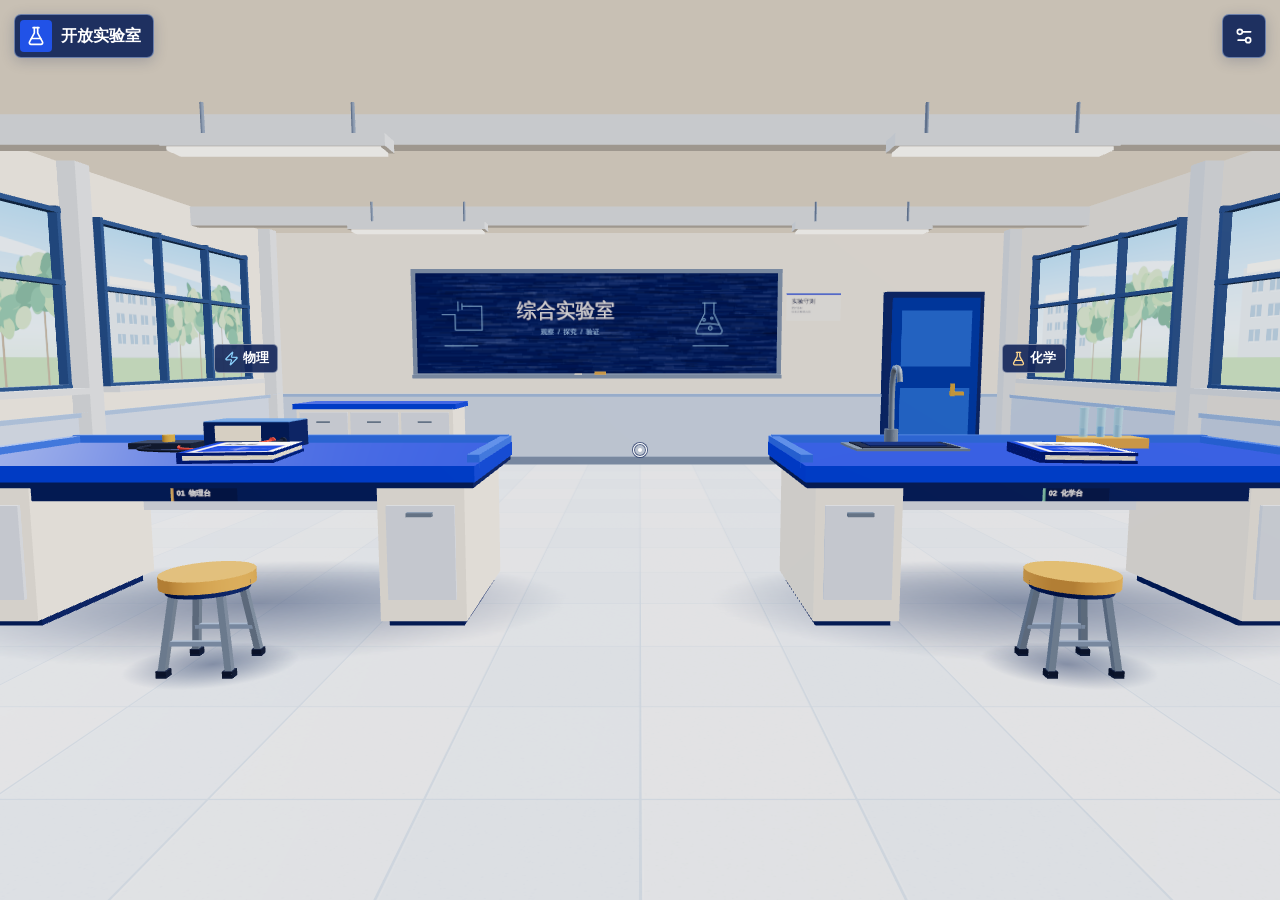
<file: index.html>
<!doctype html>
<html lang="zh-CN">
<head>
  <meta charset="utf-8">
  <meta name="viewport" content="width=device-width, initial-scale=1, viewport-fit=cover">
  <meta name="theme-color" content="#14275b">
  <title>开放实验室 · 3D 实验教室</title>
  <link rel="icon" type="image/svg+xml" href="./lab/favicon.svg">
  <link rel="stylesheet" href="./classroom.css">
  <link rel="stylesheet" href="./experiment-book.css">
  <script src="./lab/vendor/lucide.min.js" defer></script>
  <script type="module" src="./classroom.js"></script>
</head>
<body>
  <main id="classroom" aria-label="3D 实验教室">
    <canvas id="view" tabindex="0" aria-label="第一视角实验教室"></canvas>
    <div class="hud-top">
      <div class="identity"><span class="identity-icon"><i data-lucide="flask-conical" aria-hidden="true"></i></span><h1>开放实验室</h1></div>
      <button id="controls" class="icon-button" type="button" aria-label="控制设置" title="控制设置"><i data-lucide="settings-2" aria-hidden="true"></i></button>
    </div>
    <div id="reticle" aria-hidden="true"></div>
    <div id="marker-physics" class="marker physics" hidden><i data-lucide="zap" aria-hidden="true"></i>物理</div>
    <div id="marker-chemistry" class="marker chemistry" hidden><i data-lucide="flask-conical" aria-hidden="true"></i>化学</div>
    <div id="station" hidden>
      <span id="station-name"></span>
      <span id="book-hint"></span>
    </div>
    <div id="joystick" aria-hidden="true">
      <div class="joy-ring"></div>
      <i class="joy-north" data-lucide="chevron-up"></i><i class="joy-east" data-lucide="chevron-right"></i>
      <i class="joy-south" data-lucide="chevron-down"></i><i class="joy-west" data-lucide="chevron-left"></i>
      <div id="stick"></div>
    </div>
    <div class="touch-actions" role="group" aria-label="动作">
      <button type="button" id="sprint" aria-label="冲刺" aria-pressed="false" title="冲刺"><i data-lucide="fast-forward" aria-hidden="true"></i></button>
      <button type="button" id="jump" aria-label="跳跃" title="跳跃"><i data-lucide="arrow-up-from-line" aria-hidden="true"></i></button>
    </div>
    <div id="status" role="status" hidden></div>
  </main>
  <dialog id="experiment-book" class="experiment-book" aria-labelledby="book-index-title" data-view="index">
    <div id="book-pages" class="book-pages">
      <header class="book-top">
        <button type="button" id="book-back" class="book-button book-back book-secondary" hidden><span aria-hidden="true">←</span> 返回目录</button>
        <span class="book-imprint">开放实验室</span>
        <button type="button" class="book-icon-button" data-book-close aria-label="合上实验册">×</button>
      </header>
      <section id="book-index" class="book-index" hidden>
        <div class="book-index-intro">
          <div class="book-kicker" lang="en">CONTENTS</div>
          <h2 id="book-index-title" tabindex="-1">实验目录</h2>
          <p>选一项实验，查看器材与实验内容。</p>
          <figure class="book-index-art"><canvas width="350" height="192" data-line-field="flask" aria-hidden="true"></canvas></figure>
        </div>
        <div class="book-entries" aria-label="实验列表">
          <button type="button" class="book-entry" data-experiment="physics">
            <span class="book-entry-art"><canvas width="128" height="102" data-line-field="circuit" aria-hidden="true"></canvas></span>
            <span class="book-entry-copy"><span class="book-entry-type">物理</span><strong>探究电流与电压的关系</strong><span>组装电路、测量和记录数据</span></span>
            <span class="book-entry-arrow" aria-hidden="true">↗</span>
          </button>
          <button type="button" class="book-entry" data-experiment="chemistry">
            <span class="book-entry-art"><canvas width="128" height="102" data-line-field="flask" aria-hidden="true"></canvas></span>
            <span class="book-entry-copy"><span class="book-entry-type">化学</span><strong>高锰酸钾分解制取氧气</strong><span>装置组装、气体收集与检验</span></span>
            <span class="book-entry-arrow" aria-hidden="true">↗</span>
          </button>
        </div>
      </section>
      <article id="book-details" class="book-details" hidden>
        <header class="book-detail-heading">
          <div class="book-detail-copy">
            <div id="book-subject" class="book-kicker"></div>
            <h2 id="book-title" tabindex="-1"></h2>
            <p id="book-summary"></p>
          </div>
          <div class="book-detail-actions">
            <button type="button" id="book-free" class="book-button book-secondary" hidden>自由画布</button>
            <button type="button" id="book-start" class="book-button book-primary">去做实验 <span aria-hidden="true">↗</span></button>
          </div>
        </header>
        <div class="book-detail-grid">
          <section class="book-video" aria-labelledby="book-video-title">
            <h3 id="book-video-title">实验视频</h3>
            <video id="book-video-player" controls playsinline preload="metadata" aria-label="实验视频" hidden></video>
            <div id="book-video-placeholder" class="book-video-placeholder" role="status"><span>视频待补充</span></div>
          </section>
          <div class="book-facts">
            <section aria-labelledby="book-equipment-title">
              <h3 id="book-equipment-title">实验器材</h3>
              <ul id="book-instruments" class="book-instruments"></ul>
              <p id="book-reagents" hidden></p>
            </section>
            <section aria-labelledby="book-steps-title">
              <h3 id="book-steps-title">实验内容</h3>
              <ol id="book-steps"></ol>
            </section>
          </div>
        </div>
      </article>
    </div>
  </dialog>
  <dialog id="help" aria-labelledby="input-title">
    <button class="icon-button" id="close-help" type="button" aria-label="关闭" title="关闭"><i data-lucide="x" aria-hidden="true"></i></button>
    <h2 id="input-title">控制设置</h2>
    <h3 id="mode-title">输入方式</h3>
    <div class="modes" role="group" aria-labelledby="mode-title">
      <button type="button" data-mode="auto" aria-pressed="true">自动</button>
      <button type="button" data-mode="touch" aria-pressed="false">触控</button>
      <button type="button" data-mode="mouse" aria-pressed="false">键鼠</button>
    </div>
    <div id="size-settings">
      <h3 id="size-title">触控尺寸</h3>
      <div class="modes" role="group" aria-labelledby="size-title">
        <button type="button" data-size="small" aria-pressed="false">小</button>
        <button type="button" data-size="standard" aria-pressed="true">标准</button>
        <button type="button" data-size="large" aria-pressed="false">大</button>
      </div>
    </div>
  </dialog>
  <section id="lab" aria-label="实验操作" hidden>
    <button id="back" type="button" aria-label="返回教室" title="返回教室"><i data-lucide="arrow-left" aria-hidden="true"></i><span>返回教室</span></button>
    <div id="load-error" role="status" hidden>实验暂时打不开</div>
    <iframe id="experiment" title="实验操作"></iframe>
  </section>
</body>
</html>
</file>
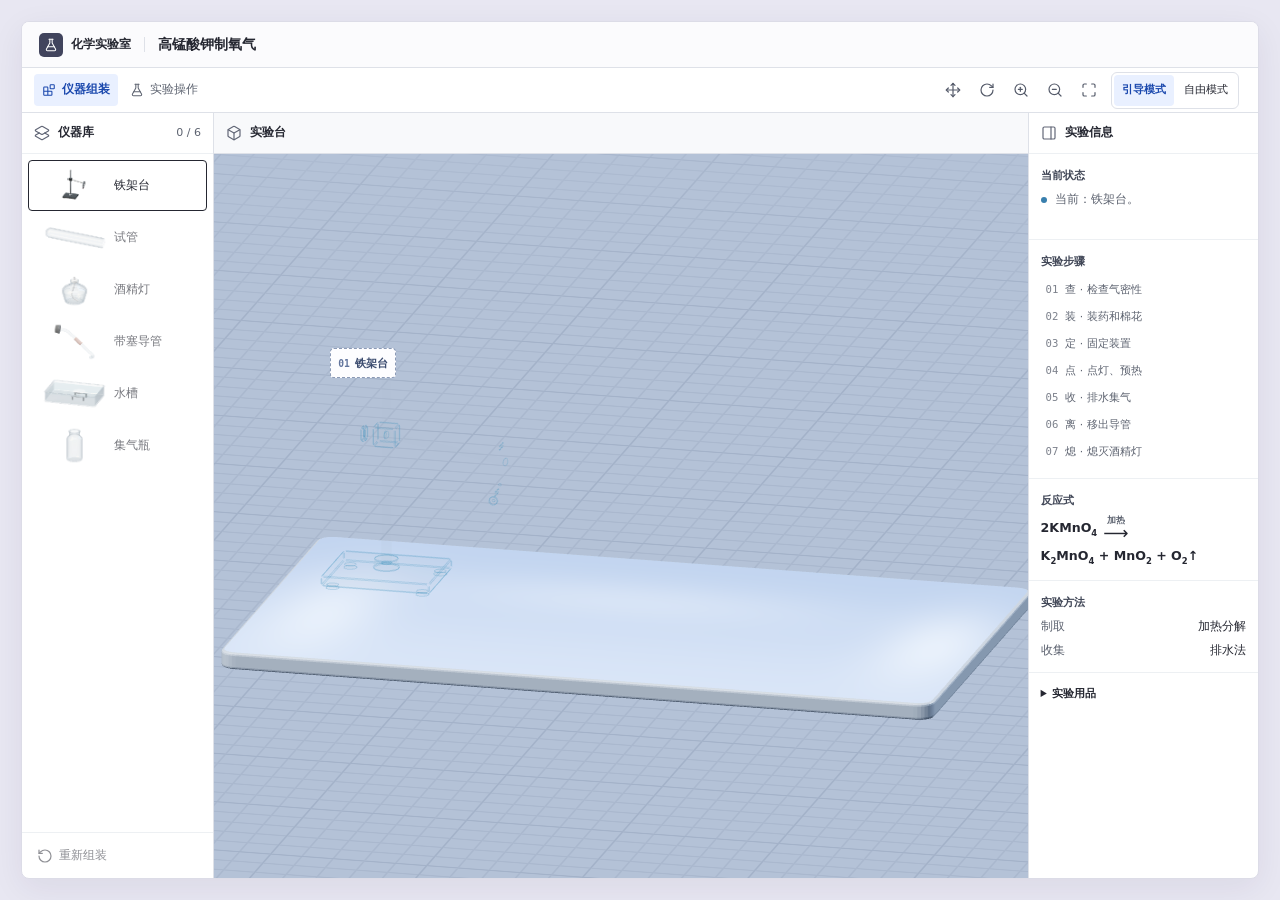
<file: lab/index.html>
<!doctype html>
<html lang="zh-CN">
<head>
  <meta charset="utf-8">
  <meta name="viewport" content="width=device-width, initial-scale=1">
  <meta name="theme-color" content="#e9e8f4">
  <meta name="description" content="组装高锰酸钾制氧气装置，观察氧气如何沿导管进入集气瓶。">
  <title>高锰酸钾制氧气 · 化学实验室</title>
  <link rel="icon" type="image/svg+xml" href="./favicon.svg">
  <link rel="stylesheet" href="./styles.css">
  <script src="./vendor/three.min.js" defer></script>
  <script src="./vendor/lucide.min.js" defer></script>
  <script src="./oxygen-glass-models.js" defer></script>
  <script src="./lab.js" defer></script>
</head>
<body>
  <main id="oxygen-lab-3d" class="editor" aria-labelledby="oxygen-lab-title">
    <header class="editor-titlebar">
      <a class="site-brand" data-lab="site-brand" aria-label="化学实验室：全部实验">
        <span class="brand-mark"><i class="icon" data-lucide="flask-conical" aria-hidden="true"></i></span>
        <span class="brand-name">化学实验室</span>
      </a>
      <span class="title-divider" aria-hidden="true"></span>
      <h1 id="oxygen-lab-title">高锰酸钾制氧气</h1>
    </header>
    <div class="editor-toolbar">
      <ol class="steps" aria-label="实验步骤">
        <li data-lab="assembly-step" aria-current="step"><i class="icon" data-lucide="blocks" aria-hidden="true"></i><span>仪器组装</span></li>
        <li data-lab="demo-step"><i class="icon" data-lucide="flask-conical" aria-hidden="true"></i><span>实验操作</span></li>
      </ol>
          <div class="viz-row lab-tools" role="group" aria-label="模型视角">
            <button class="btn btn-ghost icon-btn" type="button" aria-label="平移画布" title="平移画布" aria-pressed="false" data-lab="pan" disabled><i class="icon" data-lucide="move" aria-hidden="true"></i></button>
            <button class="btn btn-ghost icon-btn" type="button" aria-label="旋转模型" title="旋转模型" data-lab="orbit" disabled><i class="icon" data-lucide="rotate-cw" aria-hidden="true"></i></button>
            <button class="btn btn-ghost icon-btn" type="button" aria-label="放大" title="放大" data-lab="zoom-in" disabled><i class="icon" data-lucide="zoom-in" aria-hidden="true"></i></button>
            <button class="btn btn-ghost icon-btn" type="button" aria-label="缩小" title="缩小" data-lab="zoom-out" disabled><i class="icon" data-lucide="zoom-out" aria-hidden="true"></i></button>
            <button class="btn btn-ghost icon-btn" type="button" aria-label="恢复初始视角" title="恢复初始视角" data-lab="home" disabled><i class="icon" data-lucide="maximize" aria-hidden="true"></i></button>
          </div>
          <div class="lab-mode" role="group" aria-label="实验模式">
            <button class="btn btn-ghost" type="button" data-lab="guided-mode" aria-pressed="true">引导模式</button>
            <button class="btn btn-ghost" type="button" data-lab="free-mode" aria-pressed="false">自由模式</button>
          </div>
          <button class="btn btn-ghost play" type="button" data-lab="play" disabled hidden>
            <i class="icon" data-lucide="rotate-ccw" aria-hidden="true"></i><span data-lab="play-text">重做实验</span>
          </button>
    </div>
    <div class="workbench">
      <aside class="toolbox" data-lab="toolbox" aria-labelledby="library-title">
        <div class="toolbox-heading">
          <div class="panel-title"><i class="icon" data-lucide="layers-2" aria-hidden="true"></i><h2 id="library-title">仪器库</h2></div>
          <output data-lab="assembly-count" aria-label="已组装的仪器数量"></output>
        </div>
        <div class="instrument-grid" data-lab="library" role="group" aria-label="可选仪器">
          <button class="instrument" data-instrument="stand" type="button" draggable="true" aria-pressed="false"><i class="icon" data-lucide="lamp" aria-hidden="true"></i><span>铁架台</span></button>
          <button class="instrument" data-instrument="tube" type="button" draggable="true" aria-pressed="false"><i class="icon" data-lucide="test-tube-diagonal" aria-hidden="true"></i><span>试管</span></button>
          <button class="instrument" data-instrument="lamp" type="button" draggable="true" aria-pressed="false"><i class="icon" data-lucide="flame" aria-hidden="true"></i><span>酒精灯</span></button>
          <button class="instrument" data-instrument="pipe" type="button" draggable="true" aria-pressed="false"><i class="icon" data-lucide="route" aria-hidden="true"></i><span>带塞导管</span></button>
          <button class="instrument" data-instrument="tank" type="button" draggable="true" aria-pressed="false"><i class="icon" data-lucide="waves" aria-hidden="true"></i><span>水槽</span></button>
          <button class="instrument" data-instrument="jar" type="button" draggable="true" aria-pressed="false"><i class="icon" data-lucide="cylinder" aria-hidden="true"></i><span>集气瓶</span></button>
        </div>
        <div class="toolbox-footer">
          <button class="btn btn-ghost reset-assembly" type="button" data-lab="reset-assembly" disabled>
            <i class="icon" data-lucide="rotate-ccw" aria-hidden="true"></i> 重新组装
          </button>
        </div>
      </aside>
      <section class="station" aria-labelledby="station-title">
        <div class="station-bar">
          <div class="panel-title"><i class="icon" data-lucide="box" aria-hidden="true"></i><h2 id="station-title">实验台</h2></div>
          <button class="btn btn-ghost lab-previous-step" type="button" data-lab="previous-step" hidden disabled>
            <i class="icon" data-lucide="arrow-left" aria-hidden="true"></i>上一步
          </button>
        </div>
        <div class="lab-stage" data-lab="stage">
          <canvas class="lab-canvas" data-lab="canvas" role="img" aria-label="高锰酸钾制氧气实验台"></canvas>
          <svg class="lab-overlay lab-lines" data-lab="lines" aria-hidden="true"></svg>
          <div class="lab-overlay" data-lab="pins"></div>
          <div class="lab-overlay" data-lab="targets"></div>
          <div class="lab-overlay lab-interactions" data-lab="interactions" hidden></div>
          <button class="btn btn-primary lab-confirm-bubbles" type="button" data-lab="confirm-bubbles" hidden>
            <i class="icon" data-lucide="check" aria-hidden="true"></i><span data-lab="confirm-bubbles-text">确认气泡均匀</span>
          </button>
          <p class="lab-fallback text-muted" role="status" data-lab="fallback">正在加载 3D 模型…</p>
        </div>
      </section>
      <aside class="inspector" aria-labelledby="inspector-title">
        <div class="inspector-heading panel-title"><i class="icon" data-lucide="panel-right" aria-hidden="true"></i><h2 id="inspector-title">实验信息</h2></div>
        <section class="inspector-section" aria-labelledby="observation-title">
          <h3 id="observation-title">当前状态</h3>
          <div class="lab-note" data-lab="note" role="status" aria-live="polite">
            <span class="lab-dot" aria-hidden="true"></span>
            <span data-lab="note-text">准备组装</span>
          </div>
        </section>
        <section class="inspector-section" aria-labelledby="procedure-title">
          <h3 id="procedure-title">实验步骤</h3>
          <ol class="procedure" data-lab="procedure"></ol>
          <p class="step-detail" data-lab="step-detail"></p>
          <button class="btn btn-ghost" type="button" data-lab="verify-oxygen" hidden>
            <i class="icon" data-lucide="flame" aria-hidden="true"></i><span>检验氧气</span>
          </button>
        </section>
        <section class="inspector-section" aria-labelledby="reaction-title">
          <h3 id="reaction-title">反应式</h3>
          <div class="reaction" aria-label="两个高锰酸钾受热生成锰酸钾、二氧化锰和氧气">
            <div class="reaction-feedback">
              <span>2KMnO<sub>4</sub></span>
              <span class="reaction-arrow" aria-hidden="true"><small>加热</small><b>⟶</b></span>
            </div>
            <span>K<sub>2</sub>MnO<sub>4</sub> + MnO<sub>2</sub> + O<sub>2</sub>↑</span>
          </div>
        </section>
        <section class="inspector-section" aria-labelledby="method-title">
          <h3 id="method-title">实验方法</h3>
          <dl class="method">
            <div><dt>制取</dt><dd>加热分解</dd></div>
            <div><dt>收集</dt><dd>排水法</dd></div>
          </dl>
        </section>
        <details class="inspector-section supplies">
          <summary>实验用品</summary>
          <p>酒精灯、火柴、升降台、铁架台、铁夹、药匙、热毛巾、纸槽、玻璃片、大试管、集气瓶、导管、橡胶管、水槽、棉花、小木条。</p>
          <p>药品：高锰酸钾。</p>
        </details>
      </aside>
    </div>
    <dialog class="lab-celebration" data-lab="celebration" aria-labelledby="lab-celebration-title" aria-describedby="lab-celebration-result">
      <h2 class="lab-celebration-copy" id="lab-celebration-title">恭喜完成！</h2>
      <p class="lab-celebration-copy" id="lab-celebration-result">小木条复燃，成功检验出氧气。</p>
      <img class="lab-celebration-art" src="./assets/oxygen-celebration.png" width="362" height="260" alt="">
      <form method="dialog">
        <button class="btn lab-celebration-return" type="submit" autofocus>返回实验台</button>
      </form>
    </dialog>
    <dialog class="lab-mistake-dialog" data-lab="mistake-dialog" aria-labelledby="lab-mistake-title" aria-describedby="lab-mistake-explanation">
      <p class="lab-mistake-eyebrow">实验现象</p>
      <h2 id="lab-mistake-title" data-lab="mistake-title"></h2>
      <p id="lab-mistake-explanation" data-lab="mistake-explanation"></p>
      <p class="lab-mistake-correction" data-lab="mistake-correction"></p>
      <button class="btn btn-primary" type="button" data-lab="retry-step" autofocus>
        <i class="icon" data-lucide="rotate-ccw" aria-hidden="true"></i>重做这一步
      </button>
      <button class="btn btn-ghost" type="button" data-lab="mistake-previous-step">
        <i class="icon" data-lucide="arrow-left" aria-hidden="true"></i>上一步
      </button>
    </dialog>
  </main>
</body>
</html>
</file>
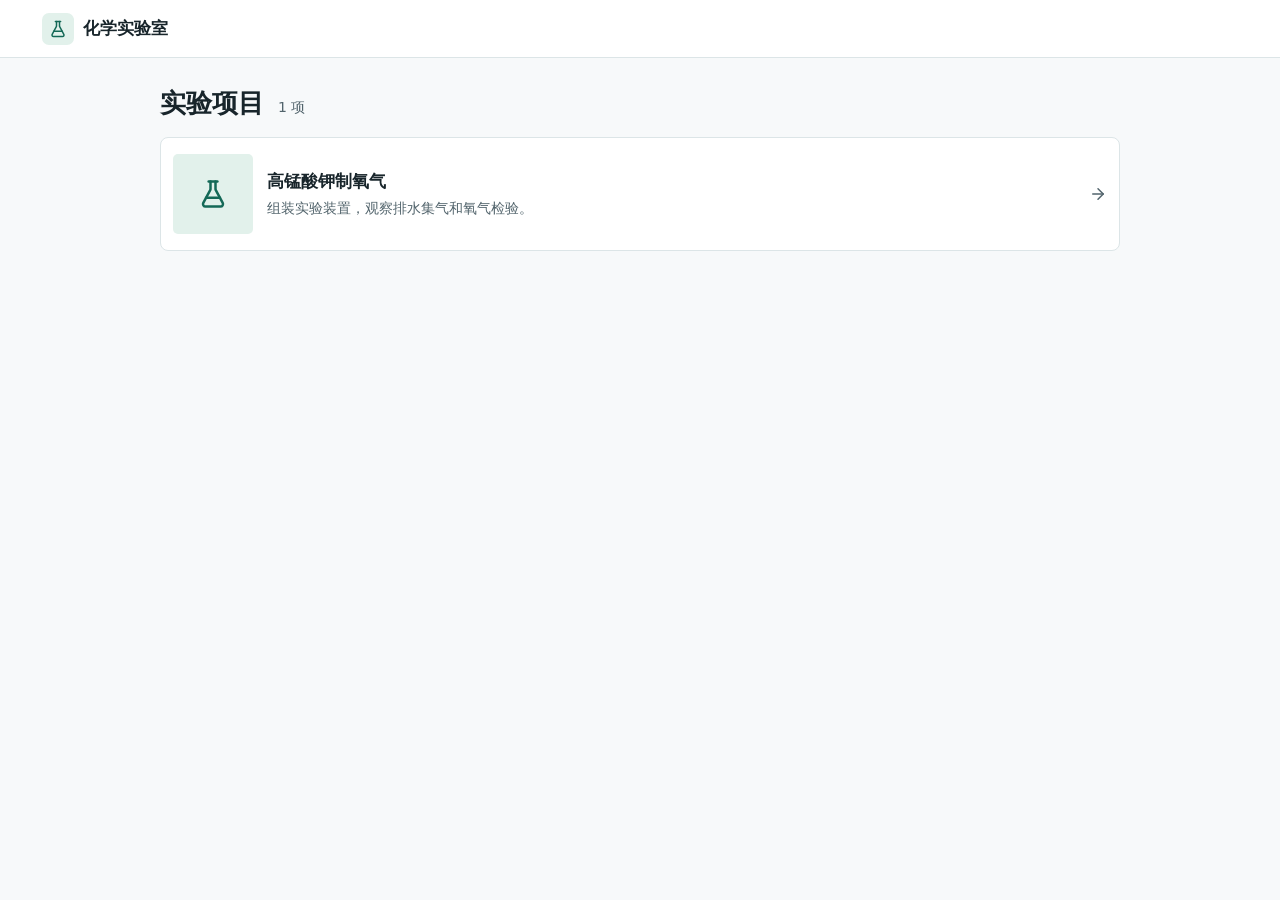
<file: lab/platform/index.html>
<!doctype html>
<html lang="zh-CN">
<head>
  <meta charset="utf-8">
  <meta name="viewport" content="width=device-width, initial-scale=1">
  <meta name="theme-color" content="#edf2f4">
  <title>化学实验室</title>
  <link rel="icon" href="../favicon.svg">
  <link rel="stylesheet" href="./platform.css">
  <script src="../vendor/lucide.min.js" defer></script>
  <script src="./catalog.js" defer></script>
</head>
<body>
  <header class="topbar">
    <div class="brand"><span class="brand-icon"><i data-lucide="flask-conical" aria-hidden="true"></i></span><span>化学实验室</span></div>
  </header>
  <main class="catalog">
    <header class="catalog-heading">
      <h1>实验项目</h1>
      <output id="project-count" aria-label="实验项目数量"></output>
    </header>
    <p id="catalog-status" role="status">正在读取实验项目…</p>
    <ul class="projects" id="projects" aria-label="实验项目"></ul>
  </main>
</body>
</html>
</file>
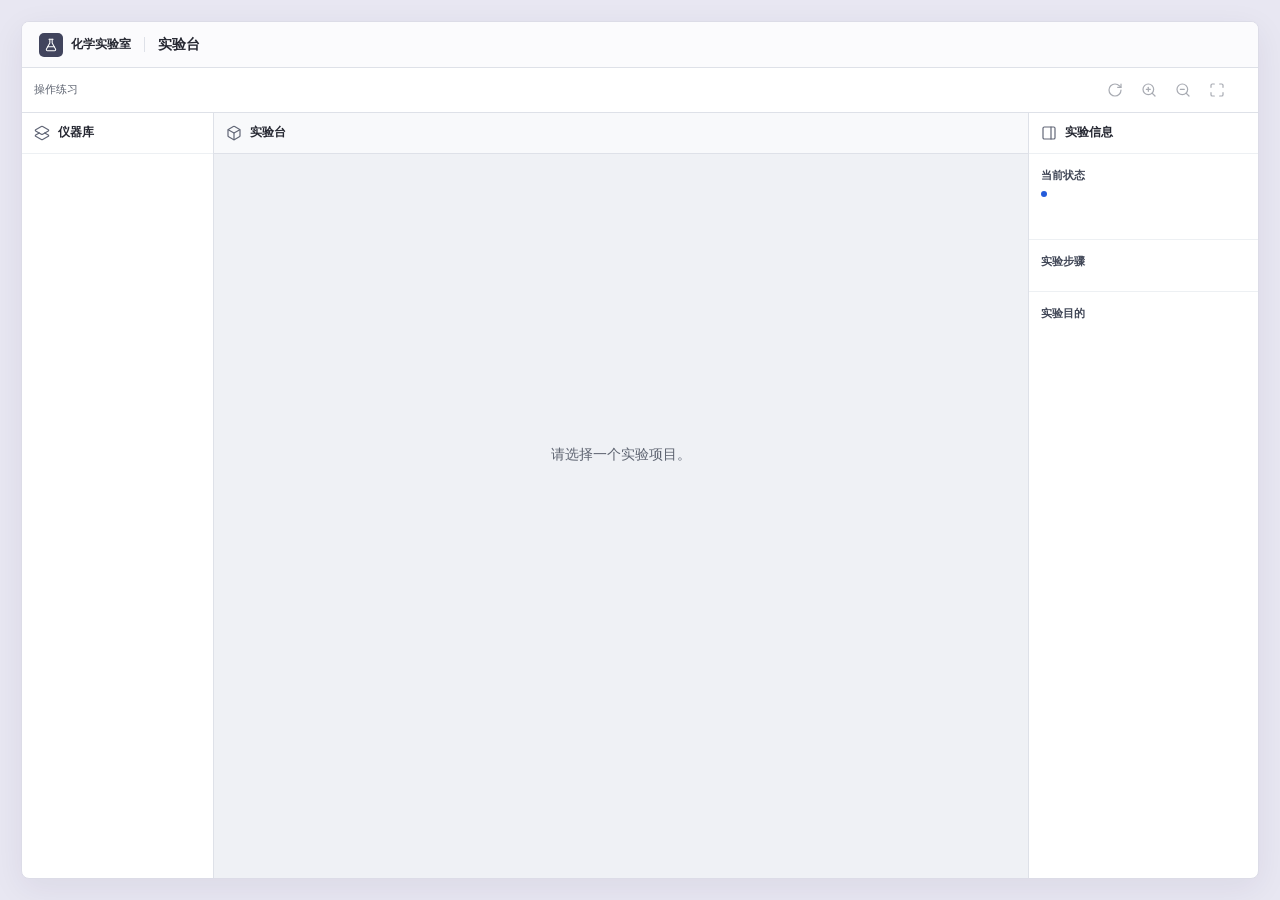
<file: lab/platform/player.html>
<!doctype html>
<html lang="zh-CN">
<head>
  <meta charset="utf-8">
  <meta name="viewport" content="width=device-width, initial-scale=1">
  <meta name="theme-color" content="#edf2f4">
  <title>实验台 · 化学实验室</title>
  <link rel="icon" href="../favicon.svg">
  <link rel="stylesheet" href="../styles.css">
  <link rel="stylesheet" href="./player.css">
  <script src="../vendor/lucide.min.js" defer></script>
  <script type="importmap">
    { "imports": { "three": "../vendor/three-r160/three.module.min.js" } }
  </script>
  <script type="module" src="./player.js"></script>
</head>
<body class="player-shell">
<main id="player" class="editor">
  <header class="editor-titlebar">
    <a class="site-brand" href="./" aria-label="返回化学实验室目录"><span class="brand-mark"><i class="icon" data-lucide="flask-conical" aria-hidden="true"></i></span><span class="brand-name">化学实验室</span></a>
    <span class="title-divider" aria-hidden="true"></span>
    <h1 id="experiment-title">实验台</h1>
  </header>
  <div class="editor-toolbar">
    <ol id="phase-list" class="steps" aria-label="实验阶段" hidden>
      <li id="assembly-phase" aria-current="step"><i class="icon" data-lucide="blocks" aria-hidden="true"></i>仪器组装</li>
      <li id="procedure-phase"><i class="icon" data-lucide="flask-conical" aria-hidden="true"></i>实验操作</li>
    </ol>
    <span id="practice-label">操作练习</span>
    <div class="lab-tools" role="group" aria-label="模型视角">
      <button id="turn-view" class="btn btn-ghost icon-btn" type="button" aria-label="旋转视角" title="旋转视角" disabled><i class="icon" data-lucide="rotate-cw" aria-hidden="true"></i></button>
      <button id="zoom-in" class="btn btn-ghost icon-btn" type="button" aria-label="放大" title="放大" disabled><i class="icon" data-lucide="zoom-in" aria-hidden="true"></i></button>
      <button id="zoom-out" class="btn btn-ghost icon-btn" type="button" aria-label="缩小" title="缩小" disabled><i class="icon" data-lucide="zoom-out" aria-hidden="true"></i></button>
      <button id="reset-view" class="btn btn-ghost icon-btn" type="button" aria-label="恢复视角" title="恢复视角" disabled><i class="icon" data-lucide="maximize" aria-hidden="true"></i></button>
    </div>
    <button id="reset-experiment" class="btn btn-ghost play" type="button" disabled hidden><i class="icon" data-lucide="rotate-ccw" aria-hidden="true"></i>重做实验</button>
  </div>
  <div class="workbench">
    <aside class="toolbox" aria-labelledby="instrument-title">
      <div class="toolbox-heading">
        <div class="panel-title"><i class="icon" data-lucide="layers-2" aria-hidden="true"></i><h2 id="instrument-title">仪器库</h2></div>
        <output id="assembly-count" aria-label="已组装的仪器数量"></output>
      </div>
      <div id="instruments" class="instrument-grid" role="group" aria-label="可选仪器"></div>
      <div id="assembly-tools" class="toolbox-footer" hidden>
        <button id="reset-assembly" class="btn btn-ghost reset-assembly" type="button" disabled><i class="icon" data-lucide="rotate-ccw" aria-hidden="true"></i>重新组装</button>
      </div>
    </aside>
    <section class="station" aria-labelledby="station-title">
      <div class="station-bar">
        <div class="panel-title"><i class="icon" data-lucide="box" aria-hidden="true"></i><h2 id="station-title">实验台</h2></div>
        <button id="recover-markers" class="btn btn-ghost" type="button" hidden><i class="icon" data-lucide="maximize" aria-hidden="true"></i>恢复落点视野</button>
      </div>
      <div id="bench-guide" class="bench-guide" hidden>
        <div id="step-hint"><span id="hint-title" class="lab-action-step"></span><span id="hint-text"></span></div>
        <p id="bench-feedback" aria-hidden="true" hidden></p>
      </div>
      <div class="lab-stage">
        <canvas id="scene" class="lab-canvas" role="img" aria-label="仪器模型与实验台"></canvas>
        <p id="load-status" class="lab-fallback text-muted" role="status">正在加载 3D 模型…</p>
        <div id="assembly-overlay" class="lab-overlay"></div>
        <div id="procedure-overlay" class="lab-overlay lab-interactions" hidden></div>
        <div id="circuit-overlay" class="lab-overlay" hidden></div>
        <div id="part-overlay" class="lab-overlay" hidden></div>
        <button id="target" class="lab-target" type="button" aria-label="放到目标位置" title="放到目标位置" hidden><i class="icon" data-lucide="locate-fixed" aria-hidden="true"></i></button>
      </div>
      <div id="circuit-controls" hidden></div>
    </section>
    <aside class="inspector" aria-labelledby="inspector-title">
      <div class="inspector-heading panel-title"><i class="icon" data-lucide="panel-right" aria-hidden="true"></i><h2 id="inspector-title">实验信息</h2></div>
      <section class="inspector-section">
        <h3>当前状态</h3>
        <div class="lab-note"><span class="lab-dot" aria-hidden="true"></span><span id="feedback" role="status"></span></div>
      </section>
      <section class="inspector-section">
        <div class="procedure-heading"><h3 id="steps-title">实验步骤</h3><output id="progress" aria-label="实验进度"></output></div>
        <ol id="step-list" class="procedure"></ol>
        <p id="instruction" class="step-detail" tabindex="-1"></p>
        <button id="demonstrate" class="btn btn-ghost" type="button" disabled hidden><i class="icon" data-lucide="play" aria-hidden="true"></i>演示当前步骤</button>
      </section>
      <section id="reaction-section" class="inspector-section" hidden><h3>反应式</h3><p id="experiment-equation" class="reaction"></p></section>
      <section id="circuit-data" class="inspector-section" hidden></section>
      <section class="inspector-section"><h3>实验目的</h3><p id="experiment-summary" class="step-detail"></p><p id="experiment-note" class="step-detail" hidden></p></section>
    </aside>
  </div>
</main>
</body>
</html>
</file>
<file: classroom.css>
:root {
  --lab-blue: #2152e7;
  --lab-blue-hover: #2b5cff;
  --lab-navy: #14275b;
  --lab-pale-blue: #c2dcff;
  --lab-paper: #fafaf8;
  color-scheme: dark;
  font-family: "Segoe UI", "Microsoft YaHei", sans-serif;
  color: #fff;
  background: var(--lab-navy);
}
*, *::before, *::after { box-sizing: border-box; }
body { margin: 0; overflow: hidden; }
[hidden] { display: none !important; }
button { color: inherit; font: inherit; cursor: pointer; -webkit-tap-highlight-color: transparent; }
button:focus-visible { outline: 3px solid #267dff; outline-offset: 3px; }
svg { width: 20px; height: 20px; flex: 0 0 auto; }
#classroom, #lab { position: fixed; inset: 0; }
#classroom { touch-action: none; user-select: none; -webkit-user-select: none; }
#view { display: block; width: 100%; height: 100%; outline: 0; touch-action: none; }
.hud-top { position: absolute; top: max(14px, env(safe-area-inset-top)); left: max(14px, env(safe-area-inset-left)); right: max(14px, env(safe-area-inset-right)); display: flex; justify-content: space-between; align-items: start; gap: 10px; pointer-events: none; }
.identity, .icon-button { display: flex; align-items: center; background: #14275bf0; border: 1px solid #c2dcff76; border-radius: 7px; box-shadow: 0 3px 14px #101d4e35; }
.identity { gap: 9px; padding: 5px 12px 5px 5px; }
.identity-icon { display: grid; place-items: center; width: 32px; height: 32px; color: #fff; border-radius: 4px; background: var(--lab-blue); }
h1 { margin: 0; font-size: 16px; font-weight: 650; line-height: 1.3; }
.icon-button { display: grid; place-items: center; width: 44px; height: 44px; pointer-events: auto; }
.icon-button:hover, #back:hover { background: var(--lab-blue-hover); }
#reticle { position: absolute; top: 50%; left: 50%; translate: -50% -50%; width: 14px; height: 14px; border-radius: 50%; border: 1.5px solid #fff; box-shadow: 0 0 0 1px #14275ba8, inset 0 0 0 1px #14275ba8; pointer-events: none; }
#reticle::after { content: ""; position: absolute; inset: 4px; border-radius: 50%; background: #fff; }
#classroom[data-target="true"] #reticle { width: 20px; height: 20px; border-color: var(--target-color, var(--lab-pale-blue)); }
#classroom[data-target="true"] #reticle::after { inset: 6px; background: var(--target-color, var(--lab-pale-blue)); }
.marker { position: absolute; translate: -50% -100%; display: flex; align-items: center; justify-content: center; gap: 4px; width: 64px; height: 29px; border: 1px solid #ffffff70; border-radius: 5px; background: #14275be8; color: #fff; font-size: 13px; font-weight: 650; pointer-events: none; }
.marker svg { width: 15px; height: 15px; }
.marker.physics svg { color: #8dd4ff; }
.marker.chemistry svg { color: #ffd78d; }
#station { position: absolute; translate: -50% calc(-100% - 48px); display: flex; align-items: center; gap: 8px; padding: 5px 9px; color: #fff; background: #14275bf5; border: 1px solid #c2dcff93; border-radius: 6px; pointer-events: none; white-space: nowrap; font-size: 13px; }
#station::after { position: absolute; top: 100%; left: 50%; width: 1px; height: 10px; background: #dce6ff; content: ''; }
#book-hint { color: var(--lab-pale-blue); font-size: 12px; }
#classroom {
  --grip-scale: 1;
  --grip-unit: clamp(98px, 19.2vmin, 178px);
  --grip: calc(var(--grip-unit) * var(--grip-scale));
  --grip-inset: clamp(16px, 3.65vmin, 40px);
}
#classroom[data-size="small"] { --grip-scale: .86; }
#classroom[data-size="large"] { --grip-scale: 1.16; }
#joystick, .touch-actions { display: none; position: absolute; bottom: calc(env(safe-area-inset-bottom) + var(--grip-inset)); }
#joystick { left: calc(env(safe-area-inset-left) + var(--grip-inset)); width: var(--grip); aspect-ratio: 1; border: 2px solid #f0f6ffe0; border-radius: 50%; background: #14275b91; box-shadow: inset 0 0 0 4px #f6ffff20, 0 3px 12px #101d4e45; touch-action: none; }
#joystick > * { pointer-events: none; }
.joy-ring { position: absolute; inset: 20%; border: 1px dashed #f6ffff42; border-radius: 50%; }
#joystick svg { position: absolute; width: 14%; height: 14%; color: #f0f6ffdc; stroke-width: 2; }
.joy-north { top: 3%; left: 50%; translate: -50% 0; }
.joy-east { right: 3%; top: 50%; translate: 0 -50%; }
.joy-south { bottom: 3%; left: 50%; translate: -50% 0; }
.joy-west { left: 3%; top: 50%; translate: 0 -50%; }
#stick { position: absolute; top: 50%; left: 50%; transform: translate(-50%, -50%); width: 34%; aspect-ratio: 1; border-radius: 50%; background: #c2dcffda; border: 1px solid #fff; box-shadow: inset 0 0 0 4px #ffffff30, 0 2px 8px #101d4e60; }
#joystick[data-held="true"] { background: #21449dc0; border-color: #fff; }
#joystick[data-held="true"] #stick { background: #e4efff; }
.touch-actions { right: calc(env(safe-area-inset-right) + var(--grip-inset)); width: max(106px, calc(var(--grip) * 1.12)); height: max(122px, calc(var(--grip) * 1.24)); pointer-events: none; }
.touch-actions button { position: absolute; display: grid; place-items: center; aspect-ratio: 1; padding: 0; border: 2px solid #f2f6ffdc; border-radius: 50%; color: #fff; background: #14275bd1; box-shadow: inset 0 0 0 3px #ffffff15, 0 3px 12px #101d4e4d; pointer-events: auto; touch-action: none; }
.touch-actions button:active, .touch-actions [aria-pressed="true"] { color: var(--lab-navy); background: var(--lab-pale-blue); border-color: #fff; }
#jump { width: max(52px, 55%); right: 0; bottom: 0; background: var(--lab-blue); }
#jump:active { background: var(--lab-pale-blue); }
#sprint { width: max(44px, 38%); left: 0; bottom: 4%; }
.touch-actions button svg { width: 48%; height: 48%; stroke-width: 2.3; }
#classroom[data-touch="true"] #joystick { display: block; }
#classroom[data-touch="true"] .touch-actions { display: block; }
#status { position: absolute; top: 50%; left: 50%; translate: -50% -50%; width: max-content; max-width: 90%; padding: 12px 16px; border-radius: 6px; background: var(--lab-navy); }
dialog { position: fixed; width: min(390px, calc(100% - 32px)); max-height: calc(100% - 32px); padding: 22px; border: 1px solid #c2dcff; border-radius: 8px; color: #fff; background: var(--lab-navy); }
dialog::backdrop { background: #0b1535a8; }
dialog .icon-button { position: absolute; top: 10px; right: 10px; }
dialog h2 { margin: 0 0 18px; font-size: 20px; }
dialog h3 { margin: 16px 0 6px; font-size: 14px; font-weight: 600; color: var(--lab-pale-blue); }
.modes { display: grid; grid-template-columns: repeat(3, 1fr); border: 1px solid #769cda; border-radius: 6px; }
.modes button { min-height: 44px; padding: 6px; border: 0; background: transparent; }
.modes button + button { border-left: 1px solid #769cda; }
.modes [aria-pressed="true"] { color: var(--lab-navy); background: var(--lab-pale-blue); font-weight: 650; }
#lab { background: var(--lab-paper); }
#experiment { display: block; width: 100%; height: 100%; border: 0; color-scheme: light; }
#back {
  position: absolute;
  z-index: 1;
  top: max(23px, env(safe-area-inset-top));
  right: max(32px, calc((100% - 1540px) / 2 + 10px), env(safe-area-inset-right));
  display: inline-flex;
  align-items: center;
  justify-content: center;
  gap: 6px;
  min-width: 44px;
  min-height: 44px;
  padding: 0 10px;
  border: 1px solid #769cda;
  border-radius: 6px;
  background: var(--lab-blue);
  font-size: 14px;
  font-weight: 650;
}
#load-error {
  position: absolute;
  z-index: 1;
  top: 50%;
  left: 50%;
  translate: -50% -50%;
  padding: 8px 12px;
  border-radius: 6px;
  background: var(--lab-navy);
  color: #ffd8ac;
  pointer-events: none;
}
@media (max-width: 760px) {
  #back { top: max(1px, env(safe-area-inset-top)); right: max(8px, env(safe-area-inset-right)); }
}
@media (max-width: 480px) {
  #back span { display: none; }
}
</file>
<file: experiment-book.css>
#experiment-book {
  --book-paper: #fafaf8;
  --book-ink: #202220;
  --book-muted: #555b53;
  --book-rule: #dcded5;
  --book-blue: #2152e7;
  --book-blue-dark: #193fb5;
  --book-serif: "Songti SC", "Noto Serif CJK SC", SimSun, Georgia, serif;
  --book-padding: clamp(16px, 4vw, 38px);
  --book-max-height: calc(100vh - 28px);
  --book-max-height: calc(100dvh - max(14px, env(safe-area-inset-top)) - max(14px, env(safe-area-inset-bottom)));
  width: min(1000px, calc(100% - 32px));
  max-width: min(calc(100% - 32px), calc(100% - env(safe-area-inset-left) - env(safe-area-inset-right) - 16px));
  max-height: var(--book-max-height);
  margin: auto;
  padding: 0;
  border: 0;
  border-radius: 8px;
  color: var(--book-ink);
  color-scheme: light;
  background: transparent;
  overflow: visible;
}

#experiment-book::backdrop {
  background: rgb(12 21 24 / 70%);
}

#experiment-book button {
  touch-action: manipulation;
}

#experiment-book button:focus-visible {
  outline: 3px solid var(--book-blue);
  outline-offset: 2px;
}

#experiment-book :is(#book-index-title, #book-title):focus {
  outline: none;
}

#experiment-book :is(.book-icon-button, .book-button) {
  display: inline-flex;
  align-items: center;
  justify-content: center;
  gap: 6px;
  min-width: 44px;
  min-height: 44px;
  padding: 0 13px;
  border: 1px solid var(--book-rule);
  border-radius: 4px;
  color: var(--book-ink);
  background: var(--book-paper);
  box-shadow: none;
  font-size: .88rem;
  font-weight: 650;
  line-height: 1.2;
  white-space: nowrap;
}

#experiment-book .book-icon-button {
  width: 44px;
  padding: 0;
  font-size: 1.5rem;
  font-weight: 400;
}

.book-kicker {
  margin: 0;
  color: var(--book-blue-dark);
  font-size: .76rem;
  font-weight: 700;
  line-height: 1.42;
  letter-spacing: .06em;
}

.book-index-art {
  position: relative;
  display: block;
  width: 100%;
  min-width: 0;
  border: 1px solid #214bd7;
  border-radius: 5px;
  background: var(--book-blue);
  overflow: hidden;
}

.book-index-art canvas {
  display: block;
  width: 100%;
  height: 100%;
}

#book-pages {
  display: flex;
  flex-direction: column;
  max-height: var(--book-max-height);
  border: 1px solid var(--book-rule);
  border-radius: 6px 9px 9px 6px;
  background: var(--book-paper);
  box-shadow: 2px 3px 0 #e5e4d8, 4px 6px 0 #bfbfb4, 0 22px 62px #05070a65;
  overflow: hidden;
}

.book-top {
  display: flex;
  flex: 0 0 auto;
  align-items: center;
  gap: 10px;
  min-height: 58px;
  padding: 6px var(--book-padding);
  border-bottom: 1px solid var(--book-rule);
}

.book-imprint {
  margin-inline-end: auto;
  color: var(--book-muted);
  font-size: .78rem;
  font-weight: 650;
  letter-spacing: .035em;
}

:is(#book-index, #book-details) {
  min-height: 0;
  padding: var(--book-padding);
  overflow: auto;
  overscroll-behavior: contain;
  scrollbar-color: #aeb6a9 transparent;
  scrollbar-width: thin;
}

.book-index-intro,
.book-detail-copy {
  display: grid;
  gap: 9px;
}

#experiment-book :is(.book-index-intro, .book-detail-copy) h2 {
  margin: 0;
  color: var(--book-ink);
  font: 700 clamp(1.65rem, 4.4vw, 3rem) / 1.16 var(--book-serif);
  letter-spacing: -.04em;
}

.book-index-intro > p,
.book-detail-copy > p {
  margin: 0;
  color: var(--book-muted);
  font-size: .9rem;
  line-height: 1.5;
}

#book-index,
.book-detail-grid {
  display: grid;
  grid-template-columns: minmax(0, 1fr) minmax(0, 1.12fr);
  gap: clamp(16px, 3.2vw, 31px);
  align-items: start;
}

.book-index-art {
  min-height: 138px;
  height: clamp(170px, 35vh, 315px);
  margin: 8px 0 0;
}

.book-entries {
  display: grid;
  min-width: 0;
  align-content: start;
  gap: 8px;
  margin: 0;
  padding: 0;
  list-style: none;
}

.book-entry {
  display: flex;
  align-items: center;
  width: 100%;
  min-height: 56px;
  gap: 12px;
  padding: 9px 12px;
  border: 1px solid var(--book-rule);
  border-radius: 4px;
  color: var(--book-ink);
  background: #f1f1ea;
  text-align: start;
}

.book-entry-art {
  flex: none;
  width: clamp(47px, 9vw, 88px);
  height: clamp(41px, 7vw, 64px);
  border-radius: 3px;
  background: #e1e5fa;
  overflow: hidden;
}

.book-entry-art canvas {
  display: block;
  width: 100%;
  height: 100%;
}

.book-entry-copy {
  display: grid;
  flex: 1;
  min-width: 0;
  gap: 4px;
}

.book-entry-copy strong {
  margin: 0;
  color: var(--book-ink);
  font-size: clamp(.93rem, 2vw, 1.12rem);
  font-weight: 700;
  line-height: 1.35;
  overflow-wrap: anywhere;
}

.book-entry-copy > span {
  margin: 0;
  color: var(--book-muted);
  font-size: .8rem;
  line-height: 1.4;
}

.book-entry-copy .book-entry-type,
.book-entry-arrow {
  color: var(--book-blue-dark);
  font-weight: 700;
}

.book-detail-heading {
  display: flex;
  flex-wrap: wrap;
  align-items: center;
  justify-content: space-between;
  gap: 12px 24px;
  margin-bottom: clamp(16px, 3vw, 28px);
}

.book-detail-actions {
  display: flex;
  flex-wrap: wrap;
  align-items: center;
  gap: 8px;
}

.book-detail-grid {
  grid-template-columns: minmax(0, 1.08fr) minmax(0, 1fr);
}

.book-video {
  min-width: 0;
}

.book-video-placeholder {
  position: relative;
  display: grid;
  width: 100%;
  min-height: 130px;
  aspect-ratio: 16 / 9;
  place-items: center;
  border: 1px solid #192963;
  border-radius: 5px;
  color: #edf4ff;
  background: radial-gradient(ellipse at 50% 22%, #284b93, #142652 74%);
  font-size: .86rem;
  text-align: center;
  overflow: hidden;
}

.book-video video {
  display: block;
  width: 100%;
  height: auto;
  border-radius: 8px;
  object-fit: contain;
  background: #101623;
  aspect-ratio: 25 / 16;
}

.book-video-placeholder::before {
  position: absolute;
  inset: 0;
  background: repeating-linear-gradient(90deg, #b6dcff25 0 1px, transparent 1px 7px);
  mask-image: radial-gradient(ellipse, #0006, transparent 75%);
  content: "";
  pointer-events: none;
}

.book-video-placeholder > span {
  position: relative;
}

.book-facts {
  display: grid;
  min-width: 0;
  align-content: start;
  gap: 10px;
  color: var(--book-ink);
  font-size: .89rem;
  line-height: 1.6;
  overflow-wrap: anywhere;
}

.book-facts > section + section {
  padding-top: 10px;
  border-top: 1px solid var(--book-rule);
}

#experiment-book :is(.book-facts, .book-video) h3 {
  margin: 0 0 5px;
  color: var(--book-muted);
  font-size: .82rem;
  font-weight: 700;
}

.book-facts :is(p, ul, ol) { margin: 0; }
.book-facts :is(ul, ol) { padding-inline-start: 1.3em; }

#experiment-book .book-instruments {
  display: flex;
  flex-wrap: wrap;
  gap: 4px 6px;
  padding: 0;
  list-style: none;
}

.book-instruments > li {
  padding: 1px 6px;
  border: 1px solid var(--book-rule);
  border-radius: 3px;
  background: #f0f0e9;
  font-size: .82rem;
}

#book-reagents {
  margin-top: 5px;
}

#experiment-book .book-primary {
  padding-inline: 17px;
  border-color: var(--book-blue);
  color: #fff;
  background: var(--book-blue);
}

@media (hover: hover) {
  #experiment-book :is(.book-icon-button, .book-secondary):hover,
  .book-entry:hover {
    border-color: #a3b4e8;
    color: var(--book-blue-dark);
    background: #eef2ff;
  }

  #experiment-book .book-primary:hover {
    border-color: var(--book-blue-dark);
    background: var(--book-blue-dark);
  }
}

@media (max-width: 620px) {
  #book-index,
  .book-detail-grid { grid-template-columns: minmax(0, 1fr); }
  .book-index-art { min-height: 104px; height: clamp(104px, 22vh, 172px); }
}

@media (max-height: 480px) and (orientation: landscape) {
  .book-top { min-height: 52px; padding-block: 3px; }
  :is(#book-index, #book-details) { padding-block: 13px 15px; }
  .book-detail-heading { margin-bottom: 13px; }
  .book-index-art { height: min(187px, 42vh); }
}
</file>
<file: lab/styles.css>
:root {
  color-scheme: light;
  --background: #eff1f5;
  --foreground: #252731;
  --muted-foreground: #5d6370;
  --outer: #e8e7f2;
  --surface: #fff;
  --line: #dee1e8;
  --line-subtle: #edf0f3;
  --hover: #f2f4f7;
  --selected: #e9f0ff;
  --accent: #245bda;
  --accent-hover: #194bc4;
  --accent-text: #1947ad;
  --blue: #397fad;
  --green: #167962;
  --purple: #765499;
  --orange: #b95523;
  --yellow: #cf931c;
  --lab-water: var(--blue);
  --lab-oxygen: var(--green);
  --lab-grains: var(--purple);
  --lab-heat: var(--orange);
  font-family: "Microsoft YaHei UI", "PingFang SC", system-ui, sans-serif;
  font-size: 14px;
  line-height: 1.45;
}
*, *::before, *::after { box-sizing: border-box; }
[hidden] { display: none !important; }
body { margin: 0; padding: 21px; background: var(--outer); color: var(--foreground); }
h1, h2, h3, p, dl, dd { margin: 0; }
button { font: inherit; }
.icon { display: block; width: 16px; height: 16px; flex: none; stroke-width: 1.8; }
.editor {
  width: min(1540px, 100%);
  min-height: calc(100svh - 42px);
  margin-inline: auto;
  display: grid;
  grid-template-rows: auto auto 1fr;
  border: 1px solid #dcdce7;
  border-radius: 8px;
  overflow: hidden;
  background: var(--surface);
  box-shadow: 0 9px 33px #2a224412;
}
.editor-titlebar {
  min-height: 46px;
  padding-inline: 17px;
  display: flex;
  align-items: center;
  gap: 13px;
  background: #fbfbfd;
  border-bottom: 1px solid var(--line);
}
.site-brand { display: flex; align-items: center; flex: none; gap: 8px; font-size: .86rem; font-weight: 650; color: inherit; text-decoration: none; }
.site-brand[href]:hover .brand-name { text-decoration: underline; }
.brand-mark { width: 24px; height: 24px; display: grid; place-items: center; color: #fff; background: #41445d; border-radius: 5px; }
.brand-mark .icon { width: 14px; height: 14px; }
.title-divider { width: 1px; height: 15px; background: var(--line); }
h1 { font-size: .99rem; font-weight: 700; }
.editor-toolbar {
  min-height: 45px;
  padding: 3px 12px;
  display: grid;
  grid-template-columns: minmax(0, 1fr) auto auto auto;
  align-items: center;
  column-gap: 7px;
  border-bottom: 1px solid var(--line);
}
.steps { display: flex; align-items: center; gap: 4px; list-style: none; padding: 0; margin: 0; color: var(--muted-foreground); }
.steps li { display: flex; align-items: center; gap: 6px; min-height: 32px; padding: 0 8px; border-radius: 4px; font-size: .84rem; font-weight: 550; white-space: nowrap; }
.steps .icon { width: 14px; height: 14px; }
.steps li[aria-current="step"] { background: var(--selected); color: var(--accent-text); font-weight: 650; }
.steps li[data-complete] { color: #4a5566; }
.lab-tools { display: flex; align-items: center; gap: 3px; }
.lab-mode { display: flex; justify-self: end; align-items: center; padding: 2px; gap: 2px; border: 1px solid var(--line); border-radius: 6px; }
.lab-mode .btn { min-height: 31px; padding-inline: 7px; white-space: nowrap; font-size: .8rem; }
.lab-mode .btn[aria-pressed="true"] { background: var(--selected); color: var(--accent-text); font-weight: 650; }
.lab-tools [data-lab="pan"][aria-pressed="true"] { color: var(--accent-text); background: var(--selected); }
.play { justify-self: end; white-space: nowrap; }

.workbench { min-width: 0; display: grid; grid-template-columns: clamp(159px, 15vw, 208px) minmax(0, 1fr) clamp(198px, 18vw, 247px); }
.toolbox, .inspector { min-width: 0; display: flex; flex-direction: column; }
.toolbox { border-right: 1px solid var(--line); }
.inspector { border-left: 1px solid var(--line); }
.toolbox-heading, .inspector-heading, .station-bar {
  min-height: 41px;
  padding: 0 12px;
  display: flex;
  align-items: center;
  gap: 8px;
  border-bottom: 1px solid var(--line-subtle);
}
.toolbox-heading { justify-content: space-between; }
.panel-title { display: flex; align-items: center; gap: 8px; min-width: 0; }
.panel-title h2 { font-size: .87rem; font-weight: 700; white-space: nowrap; }
.panel-title .icon { color: #626777; }
.toolbox-heading output { color: var(--muted-foreground); font-size: .79rem; white-space: nowrap; font-variant-numeric: tabular-nums; }
.instrument-grid { display: grid; align-content: start; gap: 1px; padding: 6px; }
.instrument {
  position: relative;
  display: flex;
  align-items: center;
  text-align: start;
  gap: 9px;
  min-width: 0;
  min-height: 35px;
  padding: 5px 9px 5px 12px;
  border: 1px solid transparent;
  border-radius: 4px;
  background: var(--surface);
  color: var(--foreground);
  font-size: .89rem;
  cursor: grab;
  user-select: none;
  touch-action: none;
}
.instrument svg { color: #677083; pointer-events: none; }
.instrument:active { cursor: grabbing; }
.instrument:hover:not(:disabled) { background: var(--hover); }
.instrument[aria-pressed="true"] { background: var(--selected); color: var(--accent-text); border-color: #c9d8fa; }
.instrument[aria-pressed="true"] svg { color: var(--accent-text); }
.instrument:disabled { opacity: .62; cursor: default; }
.instrument[data-placed]::after { content: "\2713"; margin-inline-start: auto; color: var(--green); font-weight: 750; }
.toolbox-footer { margin-top: auto; padding: 7px; border-top: 1px solid var(--line-subtle); }
.reset-assembly { color: var(--muted-foreground); }

.station { min-width: 0; display: grid; grid-template-rows: auto minmax(435px, 1fr); background: var(--background); }
.station-bar { background: #f8f9fb; border-color: var(--line); }
.lab-previous-step { margin-left: auto; white-space: nowrap; }
.lab-stage { position: relative; isolation: isolate; width: 100%; overflow: hidden; }
.lab-canvas, .lab-overlay { display: block; position: absolute; inset: 0; width: 100%; height: 100%; }
.lab-canvas { cursor: grab; touch-action: none; }
.lab-canvas:active { cursor: grabbing; }
.lab-stage[data-view="pan"] .lab-canvas { cursor: move; }
.lab-overlay { pointer-events: none; }
.lab-interactions { z-index: 2; }
.lab-confirm-bubbles { position: absolute; z-index: 3; right: 10px; bottom: 10px; min-height: 42px; }
[data-learning-mode="free"] :is(.lab-action-line,.lab-preheat-rail,.lab-target,.lab-action-source,.lab-action-destination) { opacity: 0; pointer-events: none; }
[data-learning-mode="free"] .lab-stage :is(.lab-action-source,.lab-action-destination):focus-visible { opacity: 1; }
[data-learning-mode="free"] .lab-stage [data-kind="drag"] .lab-action-hint,
[data-learning-mode="free"] .lab-stage [data-kind="preheat"] .lab-action-hint,
[data-learning-mode="free"] .lab-stage [data-kind="observe"] .lab-action-hint,
[data-learning-mode="free"] .inspector :is([aria-labelledby="observation-title"],.step-detail) { display: none; }
.lab-action-hint {
  position: absolute;
  z-index: 3;
  display: grid;
  gap: 2px;
  width: max-content;
  max-width: min(224px, calc(100% - 16px));
  padding: 7px 9px;
  border: 1px solid #c8d7f7;
  border-radius: 7px;
  background: var(--surface);
  color: var(--foreground);
  font-size: .88rem;
  line-height: 1.4;
  overflow-wrap: anywhere;
  box-shadow: 0 2px 7px #152a5420;
}
.lab-action-step { color: var(--accent-text); font-size: .75rem; font-weight: 650; }
.lab-action-source,
.lab-action-destination {
  position: absolute;
  z-index: 2;
  display: grid;
  place-items: center;
  width: 44px;
  height: 44px;
  padding: 0;
  border: 2px solid var(--accent);
  border-radius: 50%;
  transform: translate(-50%, -50%);
}
.lab-action-source {
  background: color-mix(in srgb, var(--accent) 49%, transparent);
  color: var(--surface);
  box-shadow: 0 0 0 3px #ffffffd9, 0 3px 8px #153e853e;
  pointer-events: auto;
  touch-action: none;
  user-select: none;
  cursor: pointer;
}
.lab-action-source > svg,
.lab-action-destination > svg { width: 20px; height: 20px; pointer-events: none; }
.lab-action-source:is(:hover,[aria-pressed="true"]) { background: color-mix(in srgb, var(--accent-hover) 71%, transparent); }
.lab-action-source:focus-visible { outline: 2px solid var(--accent); outline-offset: 5px; }
.lab-interactions[data-kind="drag"] .lab-action-source { cursor: grab; }
.lab-interactions[data-kind="preheat"] .lab-action-source { cursor: ew-resize; }
.lab-interactions[data-dragging] .lab-action-source { cursor: grabbing; }
.lab-action-destination {
  z-index: 1;
  border-style: dashed;
  background: #e9f0ff73;
  color: var(--accent-text);
  pointer-events: auto;
  touch-action: manipulation;
  cursor: pointer;
}
.lab-action-destination:focus-visible { outline: 2px solid var(--accent); outline-offset: 4px; }
.lab-action-source[aria-pressed="true"] { outline: 2px solid var(--accent); outline-offset: 3px; }
.lab-action-destination.is-near {
  border-style: solid;
  border-color: var(--green);
  background: #e2f4ee;
  color: #14654f;
  box-shadow: 0 0 0 3px #16796229;
}
/* Give students a clear view of the apparatus between prompts. */
@media (prefers-reduced-motion: no-preference) {
  [data-learning-mode="guided"]:not([data-dragging]) .lab-stage .lab-target:not(:focus-visible),
  [data-learning-mode="guided"] .lab-interactions:not([data-dragging]) :is([data-action="source"], [data-action="destination"]):not(:focus-visible),
  [data-learning-mode="guided"] .lab-interactions:not([data-dragging]):not(:focus-within) :is(.lab-action-line, .lab-preheat-rail) {
    animation: lab-guide-show-hide 2.8s steps(1, end) infinite;
  }
}
@keyframes lab-guide-show-hide {
  0%, 100% { opacity: 1; }
  57% { opacity: 0; }
}

.lab-action-line {
  position: absolute;
  height: 0;
  border-top: 2px dashed #245bda90;
  transform-origin: left center;
}
.lab-preheat-rail {
  position: absolute;
  inset: 0;
  width: 100%;
  height: 100%;
  pointer-events: none;
}
.lab-preheat-rail circle {
  fill: var(--surface);
  stroke: var(--accent);
  stroke-width: 1.4;
}
.lab-preheat-rail line {
  stroke: var(--accent);
  stroke-width: 1.5;
  stroke-opacity: .72;
  stroke-dasharray: 3 2;
}
.lab-preheat-rail circle.is-visited {
  fill: var(--green);
  stroke: var(--surface);
  stroke-width: 2;
}
.lab-interactions[data-kind="observe"] .lab-action-hint {
  border-color: #abd9cc;
}
.lab-interactions[data-kind="observe"] .lab-action-step { color: #14654f; }
.lab-action-source[data-action="alternate-source"]::before,
.lab-action-destination[data-action="alternate-destination"]::before {
  content: '';
  position: absolute;
  inset: 2px;
  border: 1px solid var(--surface);
  border-radius: inherit;
  pointer-events: none;
}
.lab-action-source[data-action="alternate-source"],
.lab-action-destination[data-action="alternate-destination"] {
  width: 38px;
  height: 38px;
  border-color: #64748b;
  background: #f8fafcb3;
  color: #334155;
}
.lab-celebration {
  width: min(410px, calc(100% - 28px), calc((100dvh - 100px) * 1.4));
  max-height: calc(100% - 20px);
  padding: 0;
  border: 2px solid #ffdf82;
  border-radius: 19px;
  background: #801e29;
  color: #fff6df;
  text-align: center;
  box-shadow: 0 0 32px #ffb756b0, 0 20px 72px #341128bb;
}
.lab-celebration::backdrop {
  background:
    radial-gradient(ellipse at center, #ffce7455, #ff99441f 42%, transparent 72%),
    repeating-conic-gradient(from 7deg at 50% 50%, #ffcc8732 0deg 10deg, transparent 10deg 34deg),
    radial-gradient(ellipse at center, #472c4960, #241b45a6 72%, #17132bd6);
  background-position: center;
  background-repeat: no-repeat;
  background-size: 125% 125%, 100% 100%, 100% 100%;
  box-shadow: inset 0 0 90px #ff944845;
}
.lab-celebration-art {
  display: block;
  width: 100%;
  height: auto;
}
.lab-celebration-copy {
  position: absolute;
  width: 1px;
  height: 1px;
  padding: 0;
  overflow: hidden;
  clip-path: inset(50%);
  white-space: nowrap;
}
.lab-celebration form {
  display: grid;
  justify-content: center;
  padding: 9px 12px 11px;
  background: linear-gradient(120deg, #8d242e, #ac382c 54%, #801d29);
}
.lab-celebration .lab-celebration-return {
  min-height: 41px;
  padding-inline: 19px;
  border: 1px solid #fff0b4;
  border-radius: 9px;
  background: #fff5ce;
  color: #65272a;
  font-weight: 750;
}
.lab-celebration .lab-celebration-return:hover { background: #fff9ed; }
.lab-celebration .lab-celebration-return:focus-visible { outline-color: #fff; }
@media (prefers-reduced-motion: no-preference) {
  .lab-celebration[open] { animation: lab-celebration-in .6s cubic-bezier(.18,.72,.28,1) both; }
  .lab-celebration[open]::backdrop { animation: lab-celebration-light 1.4s ease-out both; }
}
@keyframes lab-celebration-in {
  0% { transform: translateY(10px) scale(.78); opacity: 0; }
  64% { transform: translateY(0) scale(1.035); opacity: 1; }
  100% { transform: translateY(0) scale(1); opacity: 1; }
}
@keyframes lab-celebration-light {
  0% { opacity: 0; background-size: 65% 65%, 100% 100%, 100% 100%; }
  35% { opacity: 1; }
  100% { opacity: 1; background-size: 125% 125%, 100% 100%, 100% 100%; }
}
.lab-mistake-dialog {
  width: min(410px, calc(100% - 32px));
  padding: 19px 21px;
  border: 1px solid var(--line);
  border-radius: 8px;
  background: var(--surface);
  color: var(--foreground);
  box-shadow: 0 14px 40px #0f172a30;
}
.lab-mistake-dialog::backdrop { background: #14233e40; }
.lab-mistake-dialog h2 { font-size: 1.15rem; line-height: 1.4; margin: 3px 0 9px; }
.lab-mistake-dialog p { margin: 0 0 10px; line-height: 1.55; }
.lab-mistake-dialog .lab-mistake-eyebrow { margin: 0; color: #96500f; font-size: .8rem; font-weight: 650; }
.lab-mistake-dialog .lab-mistake-correction { padding-inline-start: 10px; border-inline-start: 3px solid var(--accent); }
.lab-mistake-dialog .btn { min-height: 42px; margin-top: 4px; }
.lab-lines { color: #626b7b; }
.lab-pin { position: absolute; inset: 0 auto auto 0; white-space: nowrap; pointer-events: auto; }
.lab-fallback { position: absolute; inset: 40% 10px auto; text-align: center; }
.text-muted { color: var(--muted-foreground); }

.btn {
  min-height: 31px;
  min-width: 0;
  padding: 3px 7px;
  display: inline-flex;
  justify-content: center;
  align-items: center;
  gap: 6px;
  border: 1px solid transparent;
  border-radius: 4px;
  background: transparent;
  color: var(--foreground);
  font-size: .86rem;
  cursor: pointer;
}
.btn-ghost:hover:not(:disabled) { background: var(--hover); }
.btn[aria-pressed="true"] { color: var(--accent-text); background: var(--selected); }
.btn-primary { background: var(--accent); color: #fff; min-height: 31px; font-weight: 650; padding-inline: 10px; }
.btn-primary:hover:not(:disabled) { background: var(--accent-hover); }
.btn:disabled { opacity: .51; cursor: default; }
.btn-primary:disabled { background: #d8e0f3; color: #364975; opacity: 1; }
.icon-btn { width: 31px; height: 32px; padding: 0; color: #555b6a; }
.btn:focus-visible, .instrument:focus-visible, .lab-target:focus-visible { outline: 2px solid var(--accent); outline-offset: 2px; }
.lab-stage .lab-pin.btn { min-height: 25px; padding: 1px 5px; color: var(--foreground); background: #ffffffdc; font-size: .81rem; }
.lab-stage .lab-pin.btn:is(:hover,[aria-pressed="true"]) { color: var(--accent-text); background: var(--selected); }
.lab-stage .lab-target {
  position: absolute;
  inset: 0 auto auto 0;
  width: max-content;
  min-height: 30px;
  display: inline-flex;
  align-items: center;
  justify-content: center;
  gap: 5px;
  padding: 4px 7px;
  border: 1px dashed #8b9ab6;
  border-radius: 4px;
  background: #fdfdff;
  color: #3d4d70;
  font-size: .82rem;
  font-weight: 650;
  white-space: nowrap;
  pointer-events: auto;
  cursor: pointer;
  touch-action: none;
}
.lab-stage .lab-target:is(:hover,.is-target,.is-over) { border-color: var(--accent); background: var(--selected); color: var(--accent-text); }
.lab-stage .lab-target.is-over { outline: 2px solid #b5c9fb; }
.lab-target-number { font: 550 .69rem/1.2 ui-monospace, Consolas, monospace; color: #62759d; }
[data-dragging] .lab-stage, [data-dragging] .lab-target { cursor: grabbing; }
.viz-badge { padding: 1px 5px; border-radius: 4px; color: #14614f; background: #e0f2eb; font: 700 .83rem/1.4 system-ui, sans-serif; }

.inspector-section { padding: 13px 12px; border-bottom: 1px solid var(--line-subtle); }
.inspector-section:last-child { border-bottom: 0; }
.inspector-section h3 { margin-bottom: 8px; font-size: .81rem; font-weight: 650; color: #424858; }
.procedure { list-style: none; display: grid; gap: 2px; padding: 0; margin: 0; }
.procedure .step-row {
  display: flex; align-items: center; gap: 7px; width: 100%; min-height: 25px;
  padding: 3px 5px; color: var(--foreground); background: transparent; border: 0; border-radius: 4px;
  text-align: left; font-size: .76rem; line-height: 1.35;
}
.procedure [data-step-state="pending"] .step-row { color: var(--muted-foreground); }
.procedure [data-step-state="current"] .step-row { color: #244fc4; background: #e8efff; font-weight: 650; }
.procedure [data-step-state="complete"] .step-row { cursor: pointer; }
.procedure [data-step-state="complete"] .step-row:hover { color: var(--accent-text); background: var(--hover); }
.procedure .step-row:focus-visible { outline: 2px solid var(--accent); outline-offset: -2px; }
.procedure [data-step-state="complete"] .step-number { color: #166848; }
.step-back { display: none; margin-left: auto; color: var(--accent-text); }
.procedure [data-step-state="complete"] .step-back { display: inline; }
.step-number { font-family: ui-monospace, Consolas, monospace; opacity: .8; }
.step-detail { color: var(--muted-foreground); font-size: .76rem; line-height: 1.55; margin: 8px 0 0; }
.step-detail:empty { display: none; }
.instrument:has(.instrument-preview) { min-height: 46px; gap: 6px; }
.instrument[data-current] { background: var(--accent-tint); border-color: var(--accent-line); touch-action: none; }
.instrument-preview {
  display: block; width: 67px; height: 39px; flex: 0 0 auto; object-fit: contain;
  touch-action: none; user-select: none; -webkit-user-drag: none;
}
.instrument-drag-preview {
  position: fixed; pointer-events: none; width: 112px; height: 64px; z-index: 10;
  object-fit: contain; transform: translate(-50%,-55%);
}
@media (max-width: 670px) {
  .instrument:has(.instrument-preview) { min-height: 60px; flex-direction: column; gap: 1px; }
  .instrument-preview { width: 59px; height: 34px; }
}
.supplies { font-size: .78rem; color: var(--muted-foreground); }
.supplies summary { font-weight: 650; cursor: pointer; color: var(--foreground); }
.supplies p { margin-block: 7px 0; }
.lab-note { display: flex; min-height: 35px; align-items: baseline; gap: 8px; color: var(--muted-foreground); font-size: .87rem; }
.lab-dot { flex: none; width: 6px; height: 6px; border-radius: 50%; background: var(--lab-note-color, var(--accent)); }
.reaction { display: flex; flex-wrap: wrap; align-items: center; gap: 4px 7px; font: 600 .9rem/1.5 system-ui, sans-serif; white-space: nowrap; }
.reaction-feedback { display: flex; align-items: center; gap: 6px; }
.reaction sub { font-size: .67em; }
.reaction-arrow { display: grid; justify-items: center; line-height: 1; }
.reaction-arrow small { font-size: .62rem; color: var(--muted-foreground); }
.reaction-arrow b { font-size: 1.4em; font-weight: 500; }
.method { display: grid; gap: 6px; font-size: .86rem; }
.method > div { display: flex; justify-content: space-between; gap: 6px; align-items: baseline; }
.method dt { color: var(--muted-foreground); }

@media (max-width: 760px) {
  body { padding: 0; }
  .editor { border: 0; border-radius: 0; min-height: 100svh; }
  .editor-titlebar { padding-inline: 10px; gap: 8px; }
  .editor-toolbar { grid-template-columns: minmax(0, 1fr) auto; gap: 0 4px; padding: 4px 6px 2px; }
  .steps { gap: 1px; }
  .steps li { padding-inline: 5px; }
  .lab-tools { grid-column: 1 / -1; grid-row: 2; justify-self: end; }
  .lab-mode { grid-column: 2; grid-row: 1; }
  .play { grid-column: 1; grid-row: 2; justify-self: start; }
  .workbench { grid-template-columns: minmax(0, 1fr); }
  .toolbox, .inspector { border-inline: 0; }
  .toolbox { border-bottom: 1px solid var(--line); }
  .inspector { border-top: 1px solid var(--line); }
  .toolbox-heading, .inspector-heading, .station-bar { min-height: 34px; padding-inline: 10px; }
  .instrument-grid { grid-template-columns: repeat(3, minmax(0, 1fr)); gap: 4px; padding-block: 5px; }
  .instrument { gap: 5px; min-height: 37px; padding: 4px 5px; border-color: var(--line-subtle); font-size: .83rem; }
  .instrument svg { width: 14px; height: 14px; }
  .instrument > span { white-space: nowrap; }
  .instrument[data-placed]::after { position: absolute; top: 1px; right: 3px; font-size: .66rem; }
  .toolbox-footer { padding: 1px 6px 3px; border-top: 0; margin-top: 0; }
  .station { grid-template-rows: auto minmax(clamp(275px, 65vw, 435px), 1fr); }
  .inspector-section { padding: 10px; }
  .lab-note { min-height: 23px; }
}
@media (max-width: 355px) {
  .steps li { gap: 4px; }
  .steps .icon { width: 12px; height: 12px; }
  .lab-stage .lab-target { padding-inline: 4px; }
}
@media (pointer: coarse) {
  .btn.icon-btn { width: 39px; height: 41px; }
  .lab-previous-step, .procedure .step-row { min-height: 41px; }
  .instrument { min-height: 41px; }
  .lab-stage .lab-target { min-height: 34px; }
}
</file>
<file: lab/platform/platform.css>
:root {
  color-scheme: light;
  --ink: #18252b;
  --muted: #52646c;
  --paper: #f7f9fa;
  --line: #dce5e7;
  --accent: #146957;
  --accent-soft: #e2f1eb;
  --accent-ink: #115343;
  --warn: #873f14;
  --warn-soft: #f9ecdf;
  font-family: system-ui, 'Microsoft YaHei', sans-serif;
}

* { box-sizing: border-box; }
[hidden] { display: none !important; }
body { margin: 0; min-width: 280px; color: var(--ink); background: var(--paper); }
button { font: inherit; }
button:disabled { opacity: .45; cursor: default; }
button:enabled { cursor: pointer; }
a { color: inherit; }
:focus-visible { outline: 3px solid #178b70; outline-offset: 3px; }
.topbar {
  min-height: 58px; display: flex; align-items: center; gap: 16px;
  padding: 10px clamp(14px, 4%, 42px); background: #fff; border-bottom: 1px solid var(--line);
}
.brand { display: inline-flex; align-items: center; gap: 9px; flex-shrink: 0; font-size: 17px; font-weight: 750; text-decoration: none; }
.brand-icon { display: grid; place-items: center; width: 32px; height: 32px; border-radius: 7px; background: var(--accent-soft); color: var(--accent); }
.brand-icon svg { width: 18px; height: 18px; }
.topbar-divider { height: 22px; border-left: 1px solid var(--line); }
.topbar h1 { font-size: 17px; margin: 0; overflow-wrap: anywhere; }

.catalog { max-width: 1040px; margin: 0 auto; padding: 28px clamp(14px, 5%, 40px) 48px; }
.catalog-heading { display: flex; align-items: baseline; gap: 14px; margin-bottom: 16px; }
.catalog h1 { margin: 0; font-size: 26px; }
#project-count, #progress, #catalog-status { color: var(--muted); font-size: 14px; }
.projects { margin: 0; padding: 0; list-style: none; display: grid; grid-template-columns: repeat(auto-fit, minmax(min(100%, 320px), 1fr)); gap: 12px; }
.project { display: grid; grid-template-columns: 80px minmax(0, 1fr) 18px; align-items: center; gap: 14px; min-height: 114px; padding: 12px; border: 1px solid var(--line); border-radius: 8px; background: #fff; text-decoration: none; }
.project:hover { border-color: #8cb8ae; }
.project-visual { display: grid; place-items: center; position: relative; width: 80px; height: 80px; overflow: hidden; background: var(--accent-soft); color: var(--accent); border-radius: 5px; }
.project-visual > svg { width: 30px; height: 30px; }
.project-visual img { position: absolute; display: block; width: 100%; height: 100%; object-fit: cover; }
.project-body h2, .project-body p { margin: 0; overflow-wrap: anywhere; }
.project-body h2 { font-size: 17px; }
.project-body p { color: var(--muted); font-size: 14px; line-height: 1.5; margin-top: 5px; }
.project > svg { width: 18px; height: 18px; color: var(--muted); }

.player { display: grid; grid-template-columns: minmax(0, 1fr) minmax(290px, 350px); min-height: calc(100svh - 58px); }
.stage { position: relative; isolation: isolate; min-height: 520px; background: #edf2f4; overflow: hidden; }
#scene { position: absolute; inset: 0; display: block; width: 100%; height: 100%; touch-action: none; cursor: grab; }
#scene:active { cursor: grabbing; }
.scene-tools { position: absolute; top: 12px; right: 12px; display: flex; gap: 5px; padding: 4px; border: 1px solid var(--line); border-radius: 7px; background: #fff; }
.icon-button { display: grid; place-items: center; width: 36px; height: 36px; padding: 0; border: 0; border-radius: 4px; background: #fff; color: var(--ink); }
.icon-button:enabled:hover { background: var(--accent-soft); color: var(--accent-ink); }
.icon-button svg { width: 17px; height: 17px; }
.load-status { position: absolute; left: 50%; top: 50%; transform: translate(-50%, -50%); width: min(90%, 400px); margin: 0; text-align: center; color: var(--muted); }
.scene-target { position: absolute; left: 0; top: 0; display: grid; place-items: center; width: 44px; height: 44px; padding: 0; border: 1px solid #23826b; border-radius: 50%; background: #e8fbf2; color: var(--accent-ink); box-shadow: 0 0 0 4px #20957728; touch-action: manipulation; }
.scene-target svg { width: 20px; height: 20px; }
.scene-target:hover, .scene-target:focus-visible { background: #cceee0; }
.instruments { position: absolute; bottom: 12px; left: 12px; right: 12px; display: flex; flex-wrap: wrap; gap: 7px; max-height: 105px; overflow-y: auto; pointer-events: none; }
.instruments button, .experiment-actions button { display: inline-flex; align-items: center; justify-content: center; gap: 6px; min-height: 40px; padding: 7px 12px; border: 1px solid var(--line); border-radius: 6px; background: #fff; color: var(--ink); font-size: 14px; overflow-wrap: anywhere; }
.instruments button { max-width: 100%; pointer-events: auto; }
.instruments button[aria-pressed='true'], .instruments button:enabled:hover, .experiment-actions button:enabled:hover { color: var(--accent-ink); border-color: #88b9ab; background: var(--accent-soft); }
.instruments button svg, .experiment-actions button svg { width: 15px; height: 15px; flex: none; }

.inspector { background: #fff; border-left: 1px solid var(--line); min-width: 0; padding: 20px; }
.experiment-summary { margin: 0 0 18px; color: var(--muted); font-size: 14px; line-height: 1.55; overflow-wrap: anywhere; }
.experiment-summary:empty { display: none; }
.inspector-heading { display: flex; justify-content: space-between; align-items: baseline; gap: 10px; }
.inspector-heading h2 { margin: 0; font-size: 17px; }
.step-list { list-style: none; padding: 0; margin: 12px 0; }
.step-list li { display: grid; grid-template-columns: 24px minmax(0, 1fr); gap: 8px; align-items: start; padding: 8px; border-radius: 6px; font-size: 14px; overflow-wrap: anywhere; }
.step-list li[aria-current='step'] { background: var(--accent-soft); color: var(--accent-ink); font-weight: 650; }
.step-list li.is-complete { color: var(--muted); }
.step-list .step-number { display: inline-grid; place-items: center; width: 22px; height: 22px; border: 1px solid #d2dedf; border-radius: 50%; font-size: 12px; line-height: 1; }
.step-list li[aria-current='step'] .step-number, .step-list li.is-complete .step-number { border-color: #95c7b7; color: var(--accent-ink); }
.instruction, .feedback { font-size: 14px; line-height: 1.55; overflow-wrap: anywhere; }
.feedback { margin: 10px 0; padding: 9px 10px; border-radius: 5px; color: var(--accent-ink); background: var(--accent-soft); }
.feedback[data-state='wrong'] { color: var(--warn); background: var(--warn-soft); }
.experiment-actions { display: flex; flex-wrap: wrap; gap: 7px; margin-top: 16px; }

@media (max-width: 780px) {
  .player { grid-template-columns: minmax(0, 1fr); }
  .stage { min-height: clamp(330px, 56svh, 560px); }
  .inspector { border-left: 0; border-top: 1px solid var(--line); padding: 16px; }
}

@media (max-width: 380px) {
  .topbar { gap: 9px; }
  .topbar h1 { font-size: 15px; }
  .brand { font-size: 15px; }
  .scene-tools { top: 8px; right: 8px; }
  .instruments { left: 8px; right: 8px; bottom: 8px; }
}
</file>
<file: lab/platform/player.css>
.player-shell .instrument[data-current] { background: var(--selected); border-color: #c9d8fa; }
.player-shell .instrument > span { white-space: normal; overflow-wrap: anywhere; }
.player-shell .instrument-drag-preview { z-index: 12; }
.player-shell .editor-titlebar h1 { overflow-wrap: anywhere; }
.player-shell .station { grid-template-rows: auto minmax(435px, 1fr); }
.player-shell [data-guided] .station { grid-template-rows: auto auto minmax(435px, 1fr); }
.player-shell .station-bar { justify-content: space-between; }
.player-shell .bench-guide {
  display: grid;
  grid-template-rows: 20px 40px;
  align-content: center;
  gap: 2px;
  padding: 6px 12px;
  border-bottom: 1px solid var(--line);
  background: var(--surface);
  color: var(--foreground);
  font-size: .84rem;
  line-height: 20px;
  overflow-wrap: anywhere;
}
.player-shell #step-hint { display: contents; }
.player-shell #hint-title { grid-row: 1; }
.player-shell #hint-text, .player-shell #bench-feedback { grid-row: 2; grid-column: 1; margin: 0; overflow: auto; }
.player-shell .bench-guide:has(#bench-feedback:not([hidden])) #hint-text { visibility: hidden; }
.player-shell #bench-feedback { color: #8b451e; }
.player-shell #step-hint[data-kind="observe"] #hint-title { color: #14654f; }
.player-shell #recover-markers { color: var(--accent-text); }
.player-shell .lab-target { transform: translate(-50%, -50%); }
.player-shell .lab-note[data-state="wrong"] { --lab-note-color: var(--lab-heat); color: #8b451e; }
.player-shell .procedure-heading { display: flex; align-items: baseline; justify-content: space-between; gap: 8px; }
.player-shell #progress, .player-shell #practice-label { color: var(--muted-foreground); font-size: .79rem; }
.player-shell .procedure small { display: none; font-size: .7rem; line-height: 1.43; }
.player-shell .procedure [data-step-state="complete"] small { display: block; margin-top: 3px; }
.player-shell .procedure .step-row { align-items: start; }
.player-shell .reaction { white-space: normal; }
.player-shell .lab-pin { z-index: 1; border-color: #d1d8e4; }
.player-shell .part-leader { position: absolute; height: 1px; background: #62759d; transform-origin: left center; }
.player-shell #part-overlay { z-index: 2; }
.player-shell #assembly-overlay { z-index: 1; }
.player-shell #circuit-overlay { z-index: 2; }
.circuit-toolbar {
  display: flex;
  flex-wrap: wrap;
  align-items: center;
  gap: 8px 12px;
  min-height: 57px;
  padding: 9px 12px;
  border-top: 1px solid var(--line);
  background: var(--surface);
}
.circuit-toolbar .btn { min-height: 36px; }
.circuit-count { margin-right: auto; font-size: .83rem; font-variant-numeric: tabular-nums; }
.circuit-slider { flex: 1 1 195px; display: flex; align-items: center; gap: 8px; font-size: .82rem; white-space: nowrap; }
.circuit-slider input { width: 100%; min-width: 64px; height: 30px; accent-color: #207b69; }
.circuit-slider output { min-width: 49px; font-variant-numeric: tabular-nums; }
.circuit-readouts { display: flex; gap: 12px; }
.circuit-readouts > span { display: grid; gap: 2px; font-size: .72rem; color: var(--muted-foreground); }
.circuit-readouts output { min-width: 55px; font-size: .9rem; font-weight: 650; color: var(--foreground); font-variant-numeric: tabular-nums; }
.circuit-terminal, .circuit-lever-marker {
  position: absolute;
  translate: -50% -50%;
  pointer-events: auto;
  touch-action: none;
  z-index: 2;
}
.circuit-terminal {
  width: var(--terminal-size, 26px);
  height: var(--terminal-size, 26px);
  padding: 0;
  border: 0;
  background: transparent;
  cursor: crosshair;
}
.circuit-terminal::before {
  content: '';
  position: absolute;
  top: 50%;
  left: 50%;
  translate: -50% -50%;
  width: 10px;
  height: 10px;
  border-radius: 50%;
  pointer-events: none;
}
.circuit-terminal:is(:hover, :focus-visible, [aria-pressed="true"], [data-target]) { outline: none; }
.circuit-terminal:is(:hover, :focus-visible, [aria-pressed="true"], [data-target])::before {
  border: 2px solid #0c8069;
  box-shadow: 0 0 0 1px #16474066;
}
.circuit-drag-line { position: absolute; transform-origin: left center; }
.circuit-drag-line { height: 3px; background: #21846c; z-index: 1; }
.circuit-lever-marker.btn { min-height: 34px; padding: 3px 9px; white-space: nowrap; background: #fff; border-color: #8ab7a8; color: #146451; }
.circuit-table { width: 100%; border-collapse: collapse; color: var(--foreground); font-size: .8rem; font-variant-numeric: tabular-nums; }
.circuit-table :is(th, td) { text-align: right; border-bottom: 1px solid var(--line-subtle); padding: 5px 4px; }
.circuit-table :is(th, td):first-child { text-align: left; }
.circuit-graph { display: block; width: 100%; margin: 8px 0 0; }
.circuit-graph text { font: 11px system-ui; fill: #435465; }
.circuit-graph .chart-grid { stroke: #dce4e9; fill: none; }
.circuit-graph .chart-axis { stroke: #536278; fill: none; }
.circuit-graph polyline { stroke: #26836d; stroke-width: 1.5; fill: none; }
.circuit-graph circle { fill: #176953; stroke: #fff; stroke-width: 1; }
.circuit-data-note { margin: 0; }
.player-shell [data-circuit] .station { grid-template-rows: auto auto clamp(435px, 64vh, 690px) auto; align-content: start; }
.player-shell [data-sandbox] .station { grid-template-rows: auto clamp(435px, 64vh, 690px) auto auto; align-content: start; }
.sandbox-modes { display: inline-flex; flex-wrap: wrap; gap: 3px; }
.sandbox-modes [aria-pressed="true"] { background: var(--selected); color: var(--accent-text); }
.sandbox-toolbar {
  display: flex;
  flex-wrap: wrap;
  align-items: center;
  gap: 7px;
  min-height: 55px;
  padding: 8px 10px;
  border-top: 1px solid var(--line);
  background: var(--surface);
}
.sandbox-toolbar .btn, .sandbox-modes .btn { min-height: 34px; }
.sandbox-count { margin-inline-end: auto; color: var(--muted-foreground); font-size: .81rem; font-variant-numeric: tabular-nums; }
.sandbox-slider { display: flex; align-items: center; gap: 7px; font-size: .78rem; white-space: nowrap; }
.sandbox-slider input { width: 90px; accent-color: #207b69; }
.sandbox-slider output { min-width: 88px; }
.sandbox-device-row, .sandbox-wire-row { display: flex; gap: 3px; align-items: center; justify-content: space-between; border-bottom: 1px solid var(--line-subtle); }
.sandbox-device-row output { padding-inline-end: 5px; white-space: nowrap; font-size: .8rem; font-variant-numeric: tabular-nums; }
.sandbox-device-row output:is([data-state="fault"],[data-state="reverse"],[data-state="overload"]) { color: #9a3f2e; }
.sandbox-device-row .btn[aria-pressed="true"] { color: var(--accent-text); background: var(--selected); }
.sandbox-wire-row .btn:first-child { flex: 1; justify-content: start; text-align: start; }
.sandbox-wire-row[data-selected] { background: #fff1d6; }
.sandbox-wire-pick, .sandbox-device-pick { min-width: 0; white-space: normal; }
.sandbox-task summary { cursor: pointer; font-weight: 650; font-size: .85rem; }
.sandbox-task-actions { display: flex; flex-wrap: wrap; gap: 4px; }
.sandbox-toolbar .btn svg, .sandbox-modes .btn svg, .sandbox-task .btn svg { width: 16px; height: 16px; flex: 0 0 16px; }
.player-shell [data-sandbox][data-mode="wire"] .lab-canvas { cursor: crosshair; }
.player-shell [data-sandbox][data-placing] .lab-canvas { cursor: crosshair; }
.player-shell [data-sandbox][data-view-locked] .lab-canvas { cursor: default; }
.sandbox-handle {
  position: absolute;
  translate: -50% -50%;
  width: var(--terminal-size, 29px);
  height: var(--terminal-size, 29px);
  border: 0;
  background: transparent;
  border-radius: 50%;
  cursor: grab;
  touch-action: none;
  pointer-events: auto;
}
.sandbox-handle:focus-visible { outline: 1px solid #2c8a70; border-radius: 3px; }
.sandbox-handle:active { cursor: grabbing; }
.sandbox-diagram { min-width: 0; padding: 10px; border-bottom: 1px solid var(--line); background: var(--surface); }
.sandbox-diagram-scroll { max-height: min(430px, 60vh); overflow: auto; }
.sandbox-diagram-scroll svg { display: block; max-width: none; }
.sandbox-library-filter { margin: 8px 8px 0; min-width: 0; }
.sandbox-library-filter input { width: 100%; border: 1px solid var(--line); background: var(--surface); border-radius: 5px; padding: 6px 8px; }
.sandbox-library-group { grid-column: 1 / -1; padding: 4px 2px 1px; color: var(--muted-foreground); font-size: .74rem; }
.player-shell [data-sandbox] #instruments {
  display: grid;
  grid-template-columns: repeat(2, minmax(0, 1fr));
  grid-auto-rows: max-content;
  gap: 6px;
  max-height: 65vh;
  overflow-y: auto;
  align-content: start;
  padding: 8px;
}
.player-shell [data-sandbox] #instruments .instrument {
  display: flex;
  flex-direction: column;
  align-items: center;
  justify-content: flex-start;
  min-width: 0;
  min-height: 83px;
  height: auto;
  padding: 5px 3px;
  gap: 3px;
  border: 1px solid #dfe6eb;
  border-radius: 5px;
  text-align: center;
  font-size: .75rem;
  line-height: 1.25;
  touch-action: pan-y;
}
.player-shell [data-sandbox] #instruments .instrument img { width: 100%; max-width: 72px; height: 38px; flex: 0 0 38px; object-fit: contain; pointer-events: none; }
.player-shell [data-sandbox] #instruments .instrument span { min-width: 0; max-width: 100%; }
.sandbox-parameter { margin: 6px 3px 0; font-size: .78rem; color: var(--muted-foreground); }
.sandbox-models .sandbox-task { padding: 4px 0 0; }
.sandbox-canvas-status { display: block; padding: 5px 10px; color: #8b451e; background: #fff5e2; font-size: .81rem; }
.player-shell [data-sandbox] .station { grid-template-rows: auto clamp(435px, 64vh, 690px) auto auto; }

@media (max-width: 760px) {
  .player-shell .station { grid-template-rows: auto clamp(295px, 78vw, 435px); }
  .player-shell [data-guided] .station { grid-template-rows: auto auto clamp(295px, 78vw, 435px); }
  .player-shell [data-circuit] .station { grid-template-rows: auto auto clamp(295px, 78vw, 435px) auto; }
  .player-shell [data-sandbox] .station { grid-template-rows: auto clamp(307px, 88vw, 465px) auto auto; }
  .player-shell [data-sandbox] #instruments { grid-template-columns: repeat(3, minmax(0, 1fr)); max-height: min(29vh, 245px); }
  .player-shell .bench-guide { padding-inline: 10px; }
}

@media (pointer: coarse) {
  .player-shell .btn.icon-btn { width: 44px; height: 44px; }
  .player-shell #recover-markers { min-height: 44px; }
  .player-shell .station-bar { min-height: 44px; }
  .circuit-toolbar .btn { min-height: 44px; }
  .sandbox-toolbar .btn, .sandbox-modes .btn { min-height: 42px; }
}

@media (max-width: 355px) {
  .player-shell .bench-guide { grid-template-rows: 20px 60px; }
}
</file>
